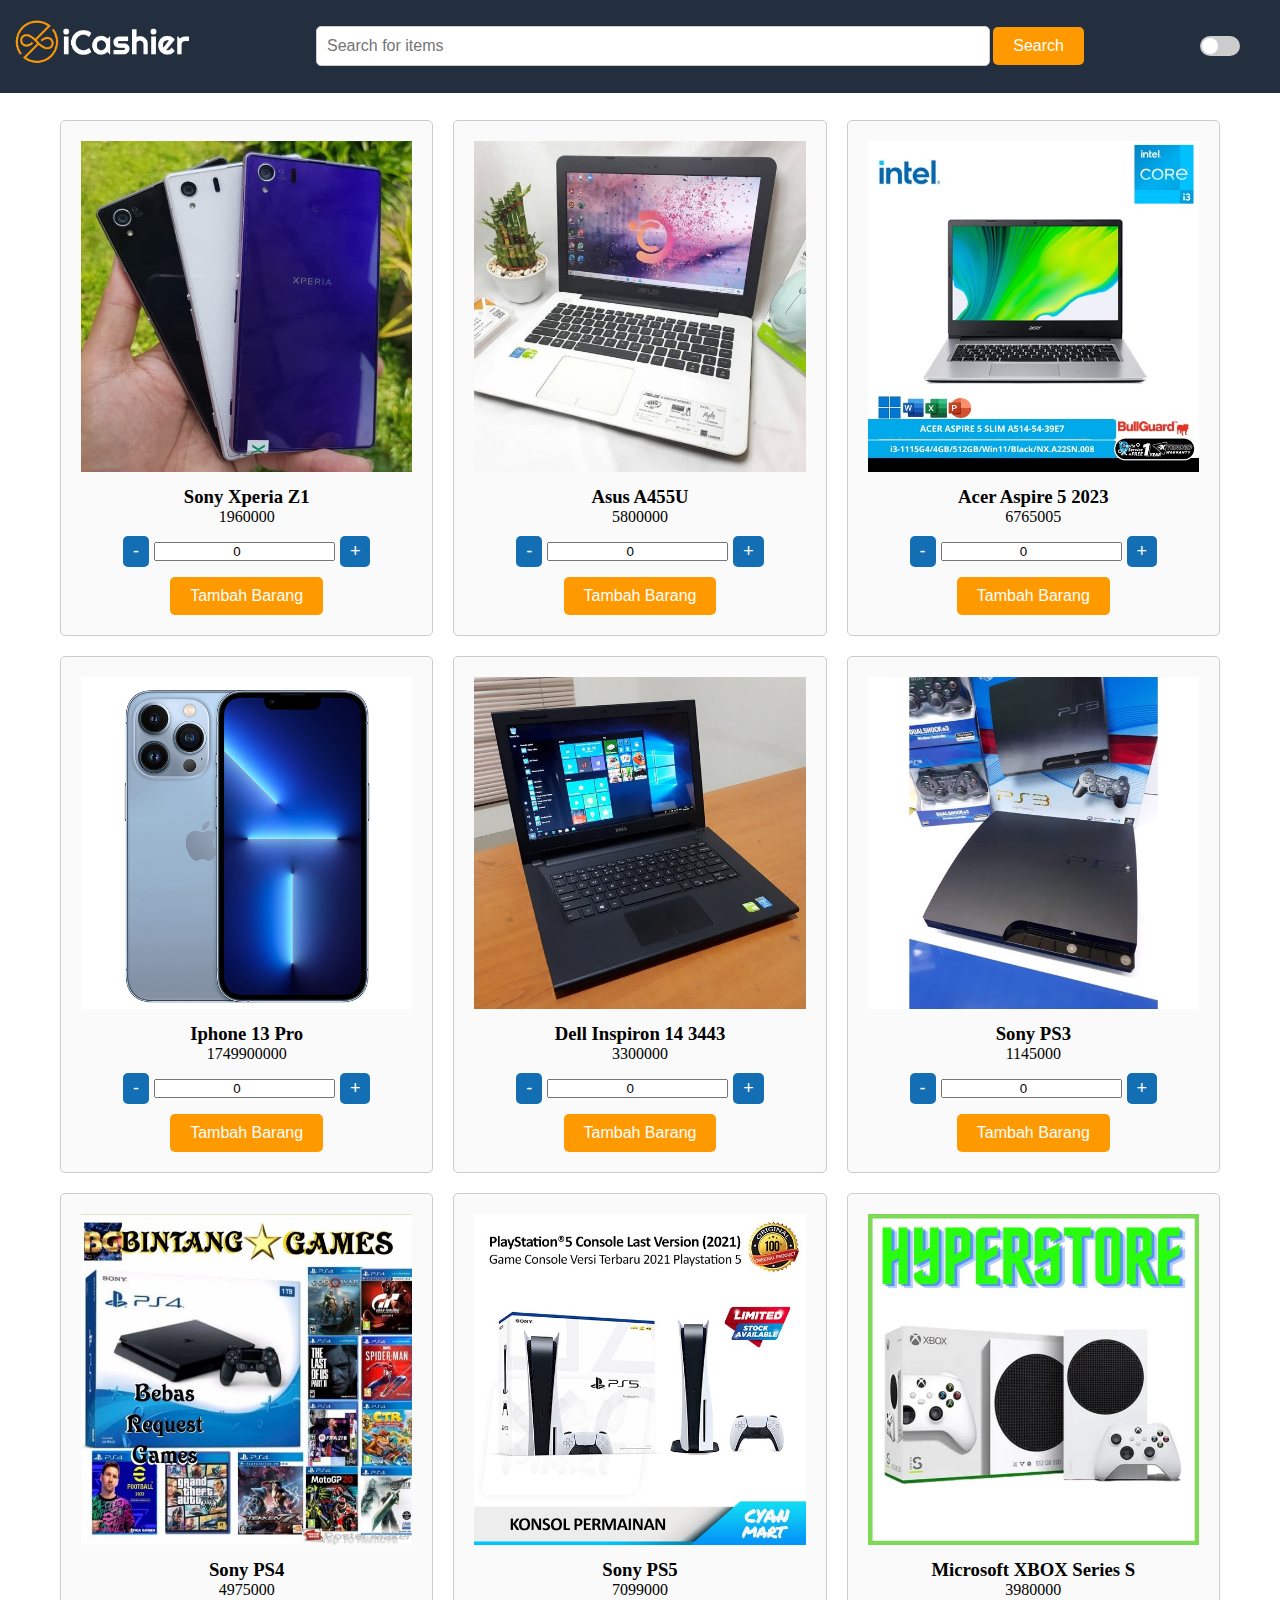
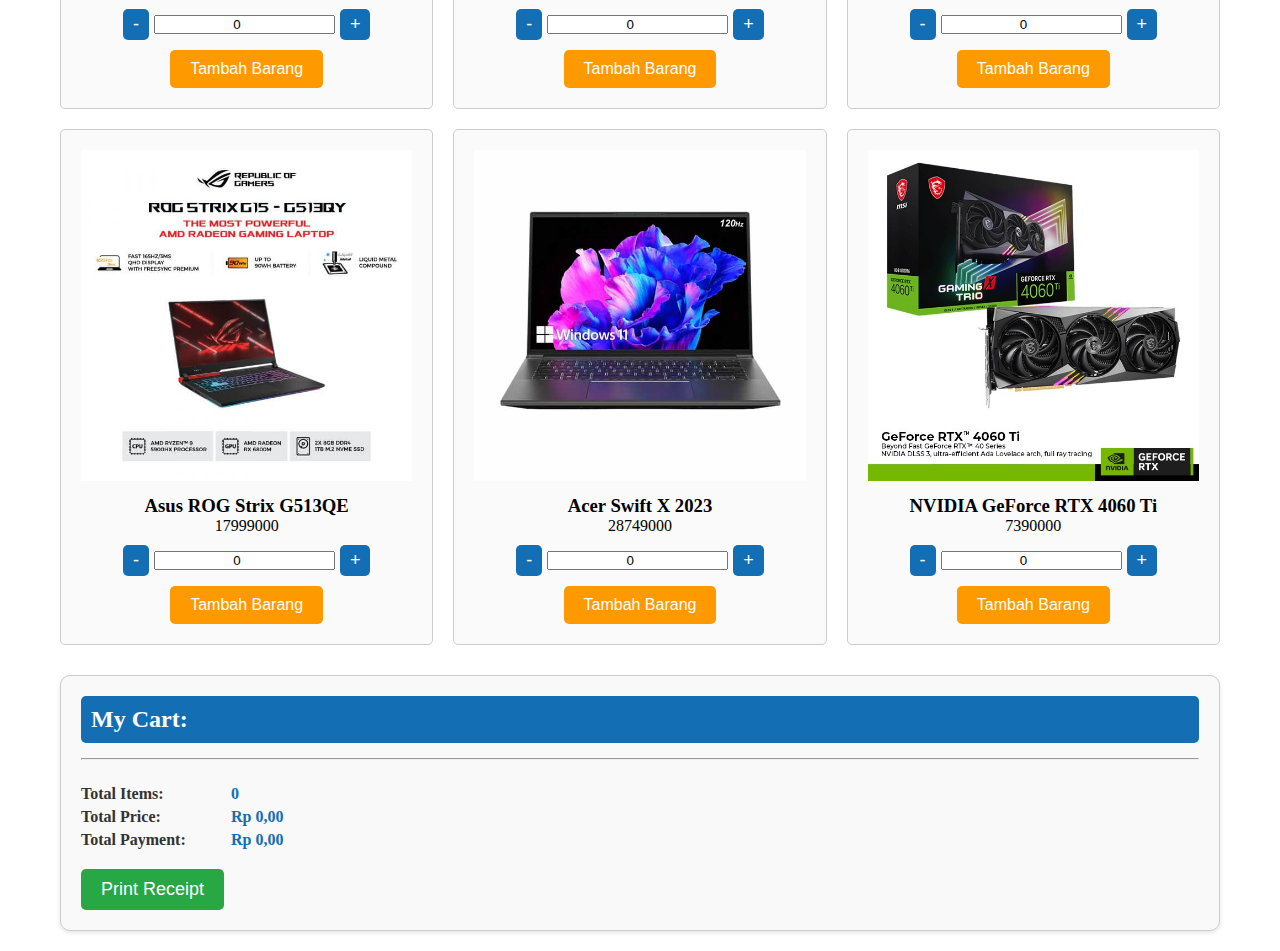
<file: mission2/tugas_1/index.html>
<!DOCTYPE html>
<html lang="en">
<head>
    <meta charset="UTF-8">
    <meta name="viewport" content="width=device-width, initial-scale=1.0">
    <title>Mission2-Tugas1-Responsive Shopping Cart</title>
    <link rel="stylesheet" href="style.css">
</head>
<body>
    <div class="container">
        <div class="header">
            <h1 class="title">
                <img src="./images/logo.png" alt="iCashier Logo" class="title-image">
            </h1>
            <div class="search-bar">
                <input type="text" id="search-input" placeholder="Search for items">
                <button id="search-button">Search</button>
            </div>
            <label class="switch">
                <input type="checkbox" id="dark-mode-toggle">
                <span class="slider"></span>
            </label>
        </div>
        <div class="products">
            <!-- Product containers will be added dynamically -->
        </div>
        <div class="cart">
            <h2>My Cart:</h2>
            <ul id="cart-list"></ul>
            <hr>
            <div id="cart-total">
                <span>Total Items:</span><span id="total-items">0</span><br>
                <span>Total Price:</span><span id="total-price">Rp 0.00</span><br>
                <span>Total Payment:</span><span id="total-payable">Rp 0.00</span><br>
            </div>
            <button id="print-receipt">Print Receipt</button>
        </div>
    </div>
    <script src="script.js"></script>
</body>
</html>
</file>
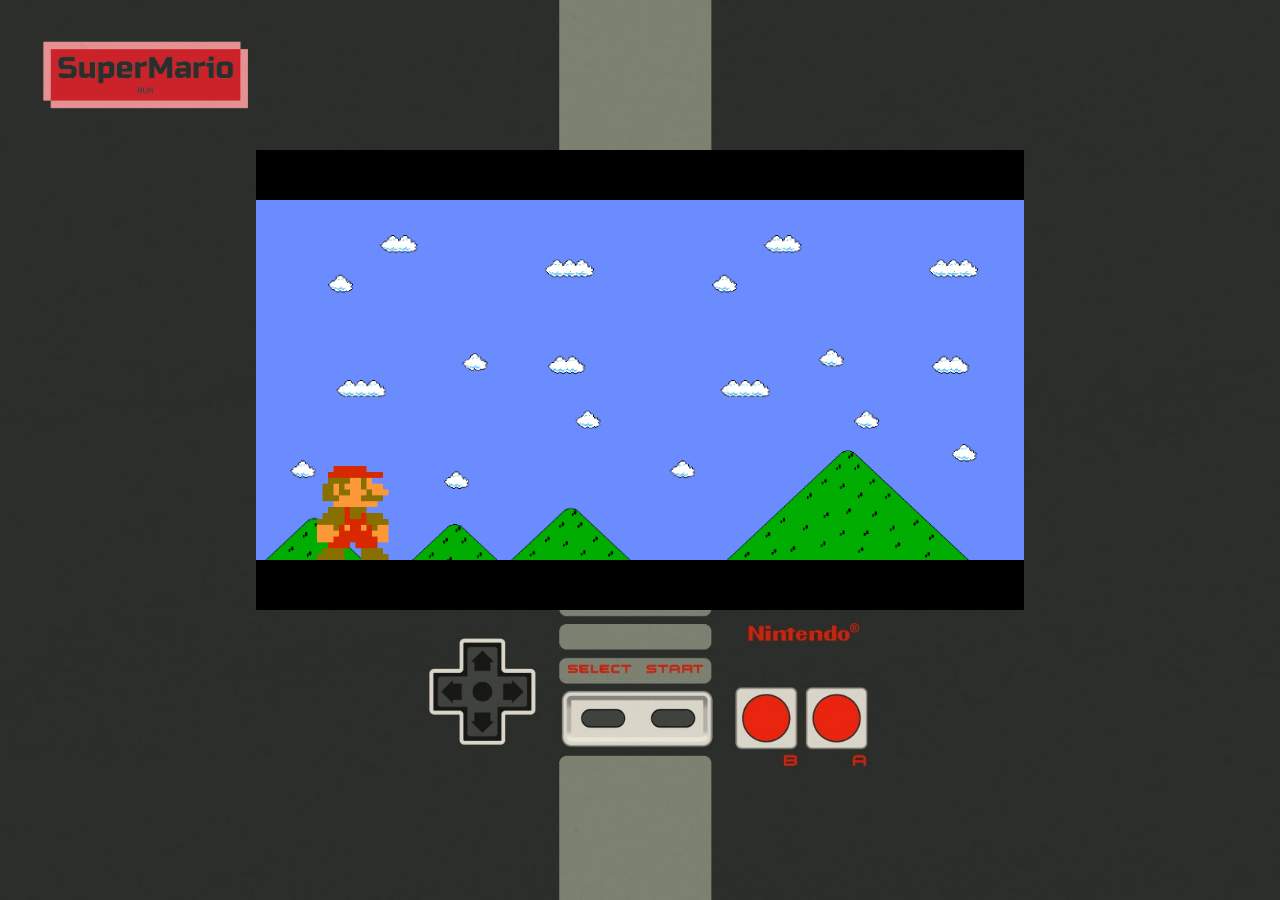
<file: mission2/tugas_2/index.html>
<!DOCTYPE html>
<html>
    <head>
        <meta charset="UTF-8">
        <meta name="viewport", content="width=device-width, initial-scale=1.0">
        <title>Mission2_Tugas2_SuperMarioRun</title>
        <link rel="stylesheet" href="style.css">
        <script src="script.js"></script>
    </head>
    <body>
        <h1><img src="./images/logo.png" alt="Super Mario Run Logo"></h1>
        <div class="background"></div>
        <canvas id="board"></canvas>
      </body>
</html>
</file>
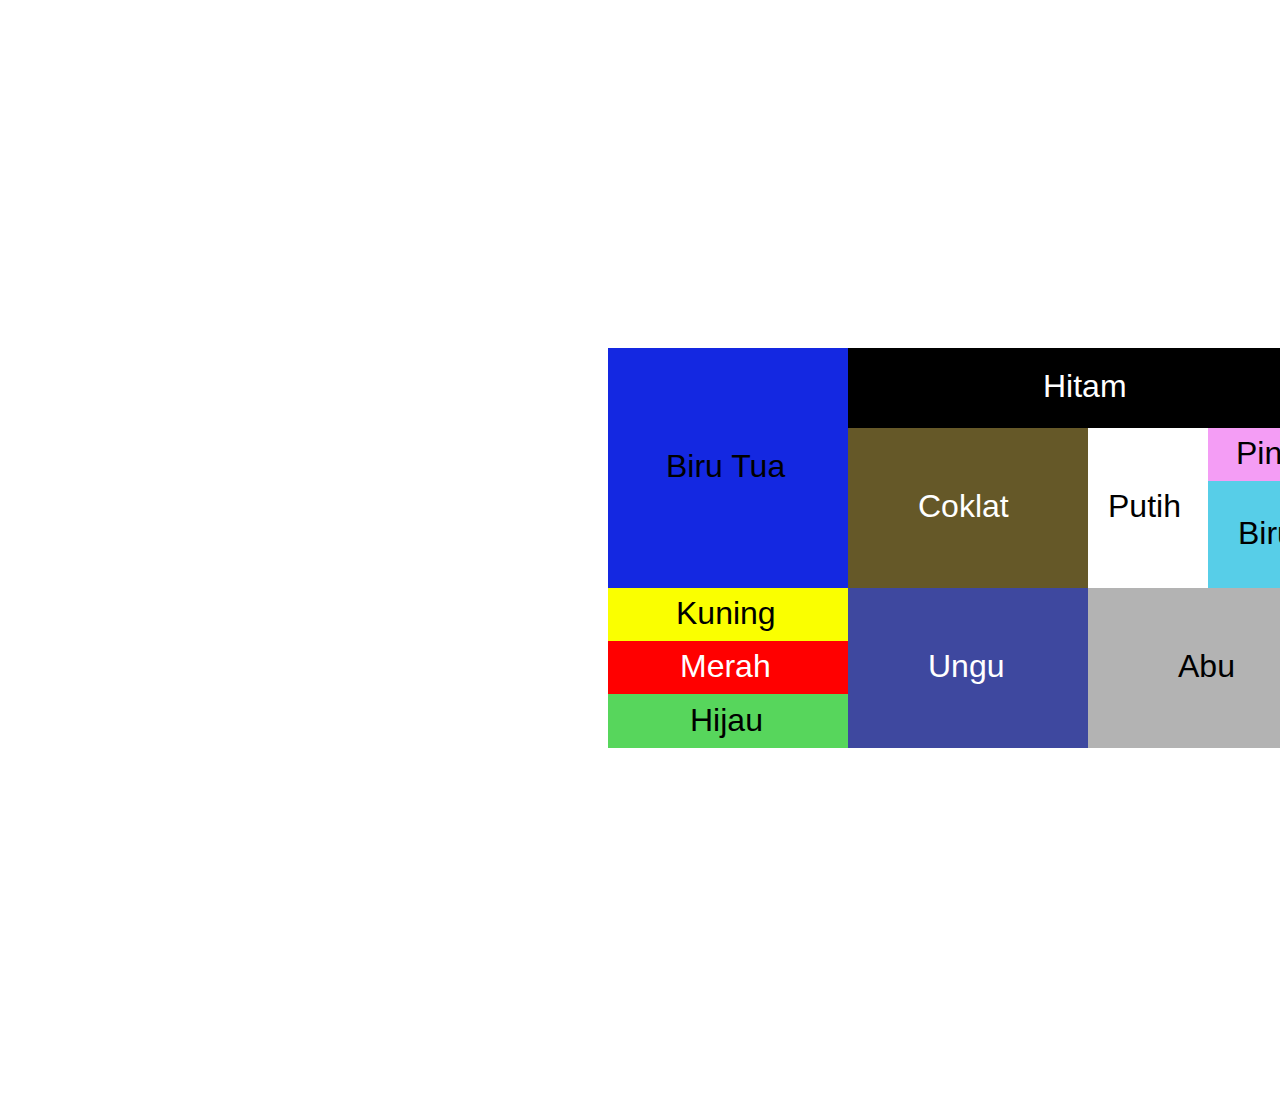
<file: mission1/tugas_1/tugas1.html>
<!DOCTYPE html>
<html lang="en">
  <head>
    <meta charset="UTF-8" />
    <meta http-equiv="X-UA-Compatible" content="IE=edge" />
    <meta name="viewport" content="width=device-width, initial-scale=1.0" />
    <link rel="stylesheet" href="./style.css" />
    <title>Document</title>
  </head>
  <body>
    <div class="tugas-1">
      <div class="biru-tua"></div>
      <div class="coklat"></div>
      <div class="putih"></div>
      <div class="pink"></div>
      <div class="biru"></div>
      <div class="ungu"></div>
      <div class="abu"></div>
      <div class="kuning"></div>
      <div class="merah"></div>
      <div class="hijau"></div>
      <div class="hitam"></div>
      <div class="hitam2">Hitam</div>
      <div class="coklat2">Coklat</div>
      <div class="ungu2">Ungu</div>
      <div class="merah2">Merah</div>
      <div class="biru-tua2">Biru Tua</div>
      <div class="putih2">Putih</div>
      <div class="pink2">Pink</div>
      <div class="biru2">Biru</div>
      <div class="abu2">Abu</div>
      <div class="kuning2">Kuning</div>
      <div class="hijau2">Hijau</div>
    </div>
  </body>
</html>
</file>
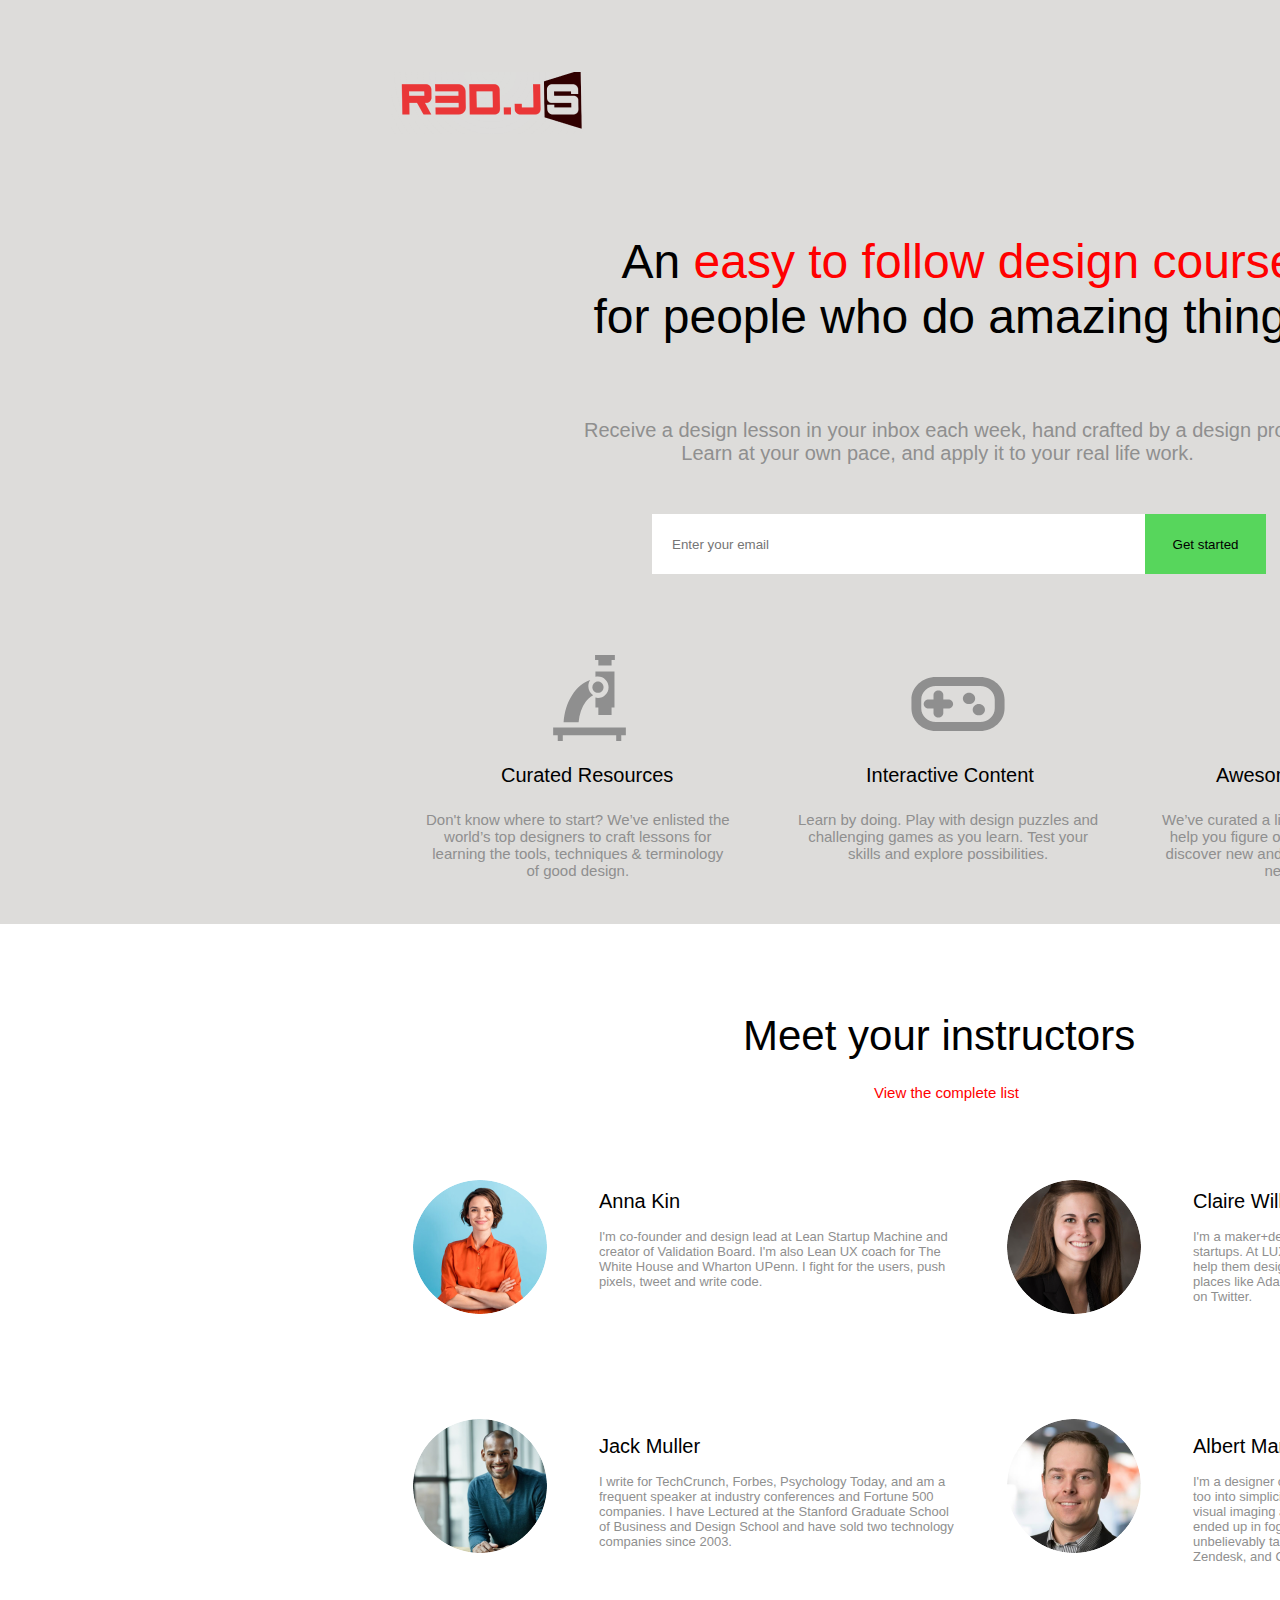
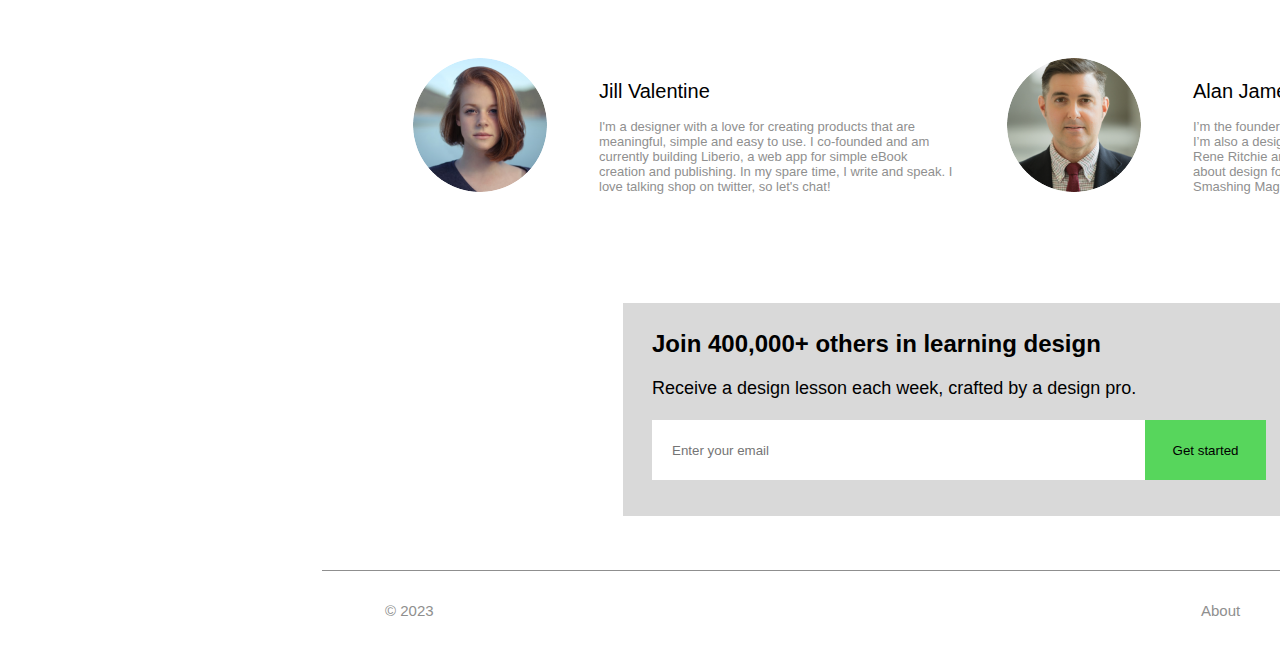
<file: mission1/tugas_2/Beranda/beranda.html>
<!DOCTYPE html>
<html lang="en">

<head>
  <meta charset="UTF-8" />
  <meta http-equiv="X-UA-Compatible" content="IE=edge" />
  <meta name="viewport" content="width=device-width, initial-scale=1.0" />
  <link rel="stylesheet" href="./style.css" />

  <style>
    a,
    button,
    input,
    select,
    h1,
    h2,
    h3,
    h4,
    h5,
    * {
      margin: 0;
      padding: 0;
      border: none;
      text-decoration: none;
      appearance: none;
      background: none;
    }
  </style>
  <title>Document</title>
</head>

<body>
  <div class="main-frame">
    <!-- This part is used for reloading the page when we click the logo-->
    <a href="#" onclick="reloadPage(event)" class="logo-link"><img class="logo" src="logo.png" /></a>
    <script>
      const reloadPage = (event) => {
        event.preventDefault();
        location.reload();
      }
    </script>

    <div class="tool-kit"></div>
    <div class="view-all-lesson"></div>
    <a href="../Maintenance/maintenance.html">
      <div class="view-all-lesson2">View All Lesson</div>
    </a>
    <a href="../Maintenance/maintenance.html">
      <div class="toolkit">Toolkit</div>
    </a>
    <div class="an-easy-to-follow-design-course-for-people-who-do-amazing-things">
      <span><span class="an-easy-to-follow-design-course-for-people-who-do-amazing-things-span">An </span><span
          class="an-easy-to-follow-design-course-for-people-who-do-amazing-things-span2">easy to follow design
          course<br /></span><span class="an-easy-to-follow-design-course-for-people-who-do-amazing-things-span3">for
          people who do amazing things.</span></span>
    </div>
    <div
      class="receive-a-design-lesson-in-your-inbox-each-week-hand-crafted-by-a-design-pro-learn-at-your-own-pace-and-apply-it-to-your-real-life-work">
      Receive a design lesson in your inbox each week, hand crafted by a
      design pro.<br />Learn at your own pace, and apply it to your real life
      work.
    </div>

    <!-- This part is used for submitting the email-->
    <form id="form">
      <input type="email" class="insert-box" id="email" name="email" placeholder="Enter your email">
      <button type="submit" class="submit-box">Get started</button>
    </form>

    <!-- This is the JavaScript code to handle the submit event and show the pop up notification -->
    <script>
      // Get the form element by its id
      const form = document.getElementById("form");

      // Create a function to create a pop up element with a message
      function createPopUp(message) {
        // Create a div element for the pop up container
        const popUp = document.createElement("div");
        // Add the pop-up class to the pop up element
        popUp.classList.add("pop-up");

        // Create a div element for the pop up content
        const popUpContent = document.createElement("div");
        // Add the pop-up-content class to the pop up content element
        popUpContent.classList.add("pop-up-content");

        // Create a span element for the pop up message
        const popUpMessage = document.createElement("span");
        // Add the pop-up-message class to the pop up message element
        popUpMessage.classList.add("pop-up-message");
        // Set the text content of the pop up message element to the message parameter
        popUpMessage.textContent = message;

        // Create a div element for the pop up close button
        const popUpClose = document.createElement("div");
        // Add the pop-up-close class to the pop up close element
        popUpClose.classList.add("pop-up-close");

        // Append the pop up message and the pop up close elements to the pop up content element
        popUpContent.appendChild(popUpMessage);
        popUpContent.appendChild(popUpClose);

        // Append the pop up content element to the pop up element
        popUp.appendChild(popUpContent);

        // Return the pop up element
        return popUp;
      }

      // Create a function to remove a pop up element
      function removePopUp(popUp) {
        // Remove the event listener from the pop up close element
        popUp.querySelector(".pop-up-close").removeEventListener("click", closePopUp);

        // Remove the event listener from the window object
        window.removeEventListener("click", closePopUp);

        // Remove the pop up element from the document body
        document.body.removeChild(popUp);
      }

      // Create a function to handle the click event on the pop up close element or outside the pop up element
      function closePopUp(event) {
        // Get the current target of the event, which is either the window object or the pop up close element
        const target = event.currentTarget;

        // Get the current pop up element by its class name
        const currentPopUp = document.querySelector(".pop-up");

        // If the target is the window object, check if the event target (the element that triggered the event) is not inside the current pop up element
        if (target === window && !currentPopUp.contains(event.target)) {
          // If so, remove the current pop up element
          removePopUp(currentPopUp);

          return;

        }

        // If the target is not the window object, it must be the pop up close element, so remove the current pop up element as well
        removePopUp(currentPopUp);

      }

      // Create a function to handle the submit event on the form element
      function submitForm(event) {
        // Prevent the default behavior of submitting the form, which would reload the page
        event.preventDefault();

        // Get the email input element by its id
        const emailInput = document.getElementById("email");

        // Get the value of the email input element, which is what the user typed in
        const emailValue = emailInput.value;

        // Check if the email value is not empty and is a valid email address using a regular expression (you can use any other validation method you prefer)
        if (emailValue && /^[^\s@]+@[^\s@]+\.[^\s@]+$/.test(emailValue)) {
          // If so, create a new pop up element with a success message using your email value
          const newPopUp = createPopUp(`You have successfully subscribed!`);

          // Append the new pop up element to the document body
          document.body.appendChild(newPopUp);

          // Add an event listener to handle click events on both window object and newPopUp's close button.
          window.addEventListener("click", closePopUp);
          newPopUp.querySelector(".pop-up-close").addEventListener("click", closePopUp);

        } else {
          // If not, create a new pop up element with an error message
          const newPopUp = createPopUp(`Please enter a valid email address.`);

          // Append it to document body and add event listeners as before
          document.body.appendChild(newPopUp);
          window.addEventListener("click", closePopUp);
          newPopUp.querySelector(".pop-up-close").addEventListener("click", closePopUp);
        }
      }

      // Add an event listener to handle submit events on the form element
      form.addEventListener("submit", submitForm);
    </script>

    <div class="pencil-ruler-svgrepo-com zoom">
      <div class="group">
        <div class="group2">
          <svg class="group3" width="15" height="16" viewBox="0 0 15 16" fill="none" xmlns="http://www.w3.org/2000/svg">
            <path d="M15 0.875H0.333344L7.66668 15.375L15 0.875Z" fill="#8F8F8F" />
          </svg>

          <svg class="group4" width="23" height="22" viewBox="0 0 23 22" fill="none" xmlns="http://www.w3.org/2000/svg">
            <path
              d="M11.6667 22C10.2 22 9.10001 21.275 8.36668 19.825L1.03335 5.325C0.300012 4.2375 0.666678 2.7875 1.03335 1.7C1.76668 0.974999 3.23335 0.25 4.33335 0.25H19C20.1 0.25 21.5667 0.975 22.3 2.0625C23.0333 3.15 23.0333 4.6 22.3 5.6875L14.9667 20.1875C14.2333 21.275 13.1333 22 11.6667 22ZM10.2 7.5L11.6667 10.4L13.1333 7.5H10.2Z"
              fill="#8F8F8F" />
          </svg>
        </div>
        <div class="group5">
          <svg class="group6" width="23" height="73" viewBox="0 0 23 73" fill="none" xmlns="http://www.w3.org/2000/svg">
            <path
              d="M19 72.5H4.33335C2.13335 72.5 0.666687 71.05 0.666687 68.875V10.875C0.666687 5.075 5.43335 0 11.6667 0C17.9 0 22.6667 4.7125 22.6667 10.875V68.875C22.6667 71.05 21.2 72.5 19 72.5ZM8.00002 65.25H15.3334V10.875C15.3334 9.0625 13.8667 7.25 11.6667 7.25C9.46669 7.25 8.00002 8.7 8.00002 10.875V65.25Z"
              fill="#8F8F8F" />
          </svg>
        </div>
        <div class="group7">
          <svg class="group8" width="30" height="87" viewBox="0 0 30 87" fill="none" xmlns="http://www.w3.org/2000/svg">
            <path
              d="M25.6667 87H3.66667C1.46667 87 0 85.55 0 83.375V3.625C0 1.45 1.46667 0 3.66667 0H25.6667C27.8667 0 29.3333 1.45 29.3333 3.625V83.375C29.3333 85.55 27.8667 87 25.6667 87ZM7.33333 79.75H22V7.25H7.33333V79.75Z"
              fill="#8F8F8F" />
          </svg>
        </div>
        <div class="group9">
          <svg class="group10" width="16" height="8" viewBox="0 0 16 8" fill="none" xmlns="http://www.w3.org/2000/svg">
            <path
              d="M11.6667 7.375H4.33335C2.13335 7.375 0.666687 5.925 0.666687 3.75C0.666687 1.575 2.13335 0.125 4.33335 0.125H11.6667C13.8667 0.125 15.3334 1.575 15.3334 3.75C15.3334 5.925 13.8667 7.375 11.6667 7.375Z"
              fill="#8F8F8F" />
          </svg>
        </div>
        <div class="group9">
          <svg class="group11" width="16" height="8" viewBox="0 0 16 8" fill="none" xmlns="http://www.w3.org/2000/svg">
            <path
              d="M11.6667 7.875H4.33335C2.13335 7.875 0.666687 6.425 0.666687 4.25C0.666687 2.075 2.13335 0.625 4.33335 0.625H11.6667C13.8667 0.625 15.3334 2.075 15.3334 4.25C15.3334 6.425 13.8667 7.875 11.6667 7.875Z"
              fill="#8F8F8F" />
          </svg>
        </div>
        <div class="group9">
          <svg class="group12" width="16" height="8" viewBox="0 0 16 8" fill="none" xmlns="http://www.w3.org/2000/svg">
            <path
              d="M11.6667 7.375H4.33335C2.13335 7.375 0.666687 5.925 0.666687 3.75C0.666687 1.575 2.13335 0.125 4.33335 0.125H11.6667C13.8667 0.125 15.3334 1.575 15.3334 3.75C15.3334 5.925 13.8667 7.375 11.6667 7.375Z"
              fill="#8F8F8F" />
          </svg>
        </div>
        <div class="group9">
          <svg class="group13" width="16" height="8" viewBox="0 0 16 8" fill="none" xmlns="http://www.w3.org/2000/svg">
            <path
              d="M11.6667 7.875H4.33335C2.13335 7.875 0.666687 6.425 0.666687 4.25C0.666687 2.075 2.13335 0.625 4.33335 0.625H11.6667C13.8667 0.625 15.3334 2.075 15.3334 4.25C15.3334 6.425 13.8667 7.875 11.6667 7.875Z"
              fill="#8F8F8F" />
          </svg>
        </div>
      </div>
    </div>
    <svg class="controller-svgrepo-com zoom" width="98" height="90" viewBox="0 0 98 90" fill="none"
      xmlns="http://www.w3.org/2000/svg">
      <path
        d="M60.025 45C56.642 45 53.9 42.4816 53.9 39.375C53.9 36.2684 56.642 33.75 60.025 33.75C63.408 33.75 66.15 36.2684 66.15 39.375C66.15 42.4816 63.408 45 60.025 45Z"
        fill="#8F8F8F" />
      <path
        d="M69.825 56.25C66.442 56.25 63.7 53.7318 63.7 50.625C63.7 47.5182 66.442 45 69.825 45C73.208 45 75.95 47.5182 75.95 50.625C75.95 53.7318 73.208 56.25 69.825 56.25Z"
        fill="#8F8F8F" />
      <path fill-rule="evenodd" clip-rule="evenodd"
        d="M71.05 18H26.95C13.419 18 2.45 28.0736 2.45 40.5V49.5C2.45 61.9263 13.419 72 26.95 72H71.05C84.5809 72 95.55 61.9263 95.55 49.5V40.5C95.55 28.0736 84.5809 18 71.05 18ZM12.25 40.5C12.25 33.0442 18.8314 27 26.95 27H71.05C79.1688 27 85.75 33.0442 85.75 40.5V49.5C85.75 56.9561 79.1688 63 71.05 63H26.95C18.8314 63 12.25 56.9561 12.25 49.5V40.5Z"
        fill="#8F8F8F" />
      <path
        d="M19.6 49.5C16.8938 49.5 14.7 47.4853 14.7 45C14.7 42.5147 16.8938 40.5 19.6 40.5H39.2C41.9062 40.5 44.1 42.5147 44.1 45C44.1 47.4853 41.9062 49.5 39.2 49.5H19.6Z"
        fill="#8F8F8F" />
      <path
        d="M34.3 54C34.3 56.4853 32.1062 58.5 29.4 58.5C26.6938 58.5 24.5 56.4853 24.5 54V36C24.5 33.5147 26.6938 31.5 29.4 31.5C32.1062 31.5 34.3 33.5147 34.3 36V54Z"
        fill="#8F8F8F" />
    </svg>

    <div class="microscope-svgrepo-com zoom">
      <div class="group">
        <svg class="group14" width="73" height="14" viewBox="0 0 73 14" fill="none" xmlns="http://www.w3.org/2000/svg">
          <path
            d="M0.157532 0.481369V8.24002H4.74272V14H9.79241V8.24002H63.2074V14H68.2571V8.24002H72.8425V0.481369H0.157532Z"
            fill="#8F8F8F" />
        </svg>
      </div>
      <div class="group">
        <svg class="group15" width="20" height="44" viewBox="0 0 20 44" fill="none" xmlns="http://www.w3.org/2000/svg">
          <path
            d="M0.439026 0.554077V5.75338C1.24885 5.55266 2.09404 5.44382 2.96396 5.44382C8.81568 5.44382 13.5765 10.2605 13.5765 16.1812C13.5765 22.1016 8.81584 26.9185 2.96396 26.9185C2.09387 26.9185 1.24885 26.8096 0.439026 26.6089V36.5768H3.35293V43.9836H16.566V36.5768H19.4799V0.554077H0.439026Z"
            fill="#8F8F8F" />
        </svg>
      </div>
      <div class="group">
        <svg class="group16" width="20" height="11" viewBox="0 0 20 11" fill="none" xmlns="http://www.w3.org/2000/svg">
          <path d="M16.566 0H3.35294H0.0653381V5.10911H3.35294V10.445H16.566V5.10911H19.8534V0H16.566Z"
            fill="#8F8F8F" />
        </svg>
      </div>
      <div class="group">
        <svg class="group17" width="31" height="43" viewBox="0 0 31 43" fill="none" xmlns="http://www.w3.org/2000/svg">
          <path
            d="M25.3514 6.18121C25.3514 3.91263 26.0524 1.80747 27.2438 0.0718536C20.2868 2.44206 13.9596 7.64808 9.2104 14.9779C4.24836 22.6366 1.23468 32.2626 0.592529 42.3723H15.5965C16.2551 34.5511 18.7819 27.202 22.7168 21.8329C24.0698 19.9869 26.6671 16.9589 30.1885 15.1823C27.2799 13.2651 25.3514 9.94774 25.3514 6.18121Z"
            fill="#8F8F8F" />
        </svg>
      </div>
      <div class="group">
        <svg class="group18" width="12" height="12" viewBox="0 0 12 12" fill="none" xmlns="http://www.w3.org/2000/svg">
          <path
            d="M5.96416 0.552917C2.89685 0.552917 0.401306 3.07765 0.401306 6.18121C0.401306 9.28444 2.89669 11.8093 5.96416 11.8093C9.03146 11.8093 11.527 9.2846 11.527 6.18121C11.5268 3.07765 9.03146 0.552917 5.96416 0.552917Z"
            fill="#8F8F8F" />
        </svg>
      </div>
    </div>
    <div class="curated-resources">Curated Resources</div>
    <div class="interactive-content">Interactive Content</div>
    <div class="awesome-design-tools">Awesome Design Tools</div>
    <div
      class="don-t-know-where-to-start-we-ve-enlisted-the-world-s-top-designers-to-craft-lessons-for-learning-the-tools-techniques-terminology-of-good-design">
      Don&#039;t know where to start? We’ve enlisted the<br />world’s top designers to craft lessons for<br />learning
      the tools, techniques &amp; terminology<br />of good design.
    </div>
    <div
      class="learn-by-doing-play-with-design-puzzles-and-challenging-games-as-you-learn-test-your-skills-and-explore-possibilities">
      Learn by doing. Play with design puzzles and<br />challenging games as you learn. Test your<br />skills and
      explore possibilities.
    </div>
    <div
      class="we-ve-curated-a-list-of-the-best-design-tools-to-help-you-figure-out-which-ones-to-learn-and-discover-new-and-helpful-tools-you-may-have-never-heard-of">
      We’ve curated a list of the best design tools to<br />help you figure out which ones to learn, and<br />discover
      new and helpful tools you may have<br />never heard of.
    </div>
    <div class="page-extension"></div>
    <div
      class="[base64]">
      I&#039;m a designer with a love for creating products that are<br />meaningful, simple and easy to use. I
      co-founded and am<br />currently building Liberio, a web app for simple eBook<br />creation and publishing. In my
      spare time, I write and speak. I <br />love talking shop on twitter, so let&#039;s chat!
    </div>
    <div
      class="[base64]">
      I&#039;m a designer of digital products in my late 20’s who is little<br />too into simplicity and
      pixel-perfection. I studied interactive<br />visual imaging and photography in Missouri, and somehow<br />ended up
      in foggy San Francisco designing things with<br />unbelievably talented teams such as Fitbit,
      Pinterest,<br />Zendesk, and One Kings Lane.
    </div>
    <div
      class="[base64]">
      I write for TechCrunch, Forbes, Psychology Today, and am a<br />frequent speaker at industry conferences and
      Fortune 500<br />companies. I have Lectured at the Stanford Graduate School<br />of Business and Design School and
      have sold two technology<br />companies since 2003.
    </div>
    <div
      class="[base64]">
      I&#039;m a maker+designer who loves stickynotes, sketching and<br />startups. At LUXr, I get to meet incredible
      entrepreneurs and<br />help them design great customer experiences. I&#039;ve worked at<br />places like Adaptive
      Path and The Crucible. You can find me<br />on Twitter.
    </div>
    <div
      class="[base64]">
      I&#039;m co-founder and design lead at Lean Startup Machine and<br />creator of Validation Board. I&#039;m also
      Lean UX coach for The<br />White House and Wharton UPenn. I fight for the users, push<br />pixels, tweet and write
      code.
    </div>
    <div class="claire-willson">Claire Willson</div>
    <div class="albert-markus">Albert Markus</div>
    <div class="alan-jameson">Alan Jameson</div>
    <div class="view-the-complete-list">View the complete list</div>
    <div class="meet-your-instructors">Meet your instructors</div>
    <img class="ellipse-1 zoom" src="ellipse-1.png" /><img class="ellipse-2 zoom" src="ellipse-2.png" /><img
      class="ellipse-3 zoom" src="ellipse-3.png" /><img class="ellipse-4 zoom" src="ellipse-4.png" /><img
      class="ellipse-5 zoom" src="ellipse-5.png" /><img class="ellipse-6 zoom" src="ellipse-6.png" />
    <div class="anna-kin">Anna Kin</div>
    <div class="jack-muller">Jack Muller</div>
    <div class="jill-valentine">Jill Valentine</div>
    <div
      class="[base64]">
      I’m the founder of Bjango, an indie Mac and iOS developer.<br />I’m also a designer. I co-host a podcast called
      Iterate with<br />Rene Ritchie and Seth Clifford. Sometimes I write articles<br />about design for Bjango’s
      website. I occasionally write for<br />Smashing Magazine and speak at conferences.
    </div>
    <div class="rectangle-1"></div>

    <!-- This part is used for submitting the second email -->
    <form id="form2">
      <input type="email" class="insert-box2" id="email2" name="email2" placeholder="Enter your email">
      <button type="submit" class="submit-box2">Get started</button>
    </form>

    <!-- JavaScript code for the second form -->
    <script>
      // Get the form element by its id
      const form2 = document.getElementById("form2");

      // Create a function to handle the submit event on the second form element
      function submitForm2(event) {
        // Prevent the default behavior of submitting the form, which would reload the page
        event.preventDefault();

        // Get the email input element by its id
        const emailInput2 = document.getElementById("email2");

        // Get the value of the email input element, which is what the user typed in
        const emailValue2 = emailInput2.value;

        // Check if the email value is not empty and is a valid email address using a regular expression
        if (emailValue2 && /^[^\s@]+@[^\s@]+\.[^\s@]+$/.test(emailValue2)) {
          // If so, create a new pop up element with a success message using your email value
          const newPopUp2 = createPopUp(`You have successfully subscribed!`);

          // Append the new pop up element to the document body
          document.body.appendChild(newPopUp2);

          // Add an event listener to handle click events on both window object and newPopUp2's close button
          window.addEventListener("click", closePopUp);
          newPopUp2.querySelector(".pop-up-close").addEventListener("click", closePopUp);

        } else {
          // If not, create a new pop up element with an error message
          const newPopUp2 = createPopUp(`Please enter a valid email address.`);

          // Append it to the document body and add event listeners as before
          document.body.appendChild(newPopUp2);
          window.addEventListener("click", closePopUp);
          newPopUp2.querySelector(".pop-up-close").addEventListener("click", closePopUp);
        }
      }

      // Add an event listener to handle submit events on the second form element
      form2.addEventListener("submit", submitForm2);
    </script>

    <div class="join-400-000-others-in-learning-design">
      Join 400,000+ others in learning design
    </div>
    <div class="receive-a-design-lesson-each-week-crafted-by-a-design-pro">
      Receive a design lesson each week, crafted by a design pro.
    </div>
    <div class="line-1"></div>
    <div class="_2023">© 2023</div>
    <div class="about"></div>
    <div class="about2">About</div>
    <div class="contact"></div>
    <div class="contact2">Contact</div>
    <div class="curators"></div>
    <div class="curators2">Curators</div>
    <div class="legal"></div>
    <div class="legal2">Legal</div>
  </div>
</body>

</html>
</file>
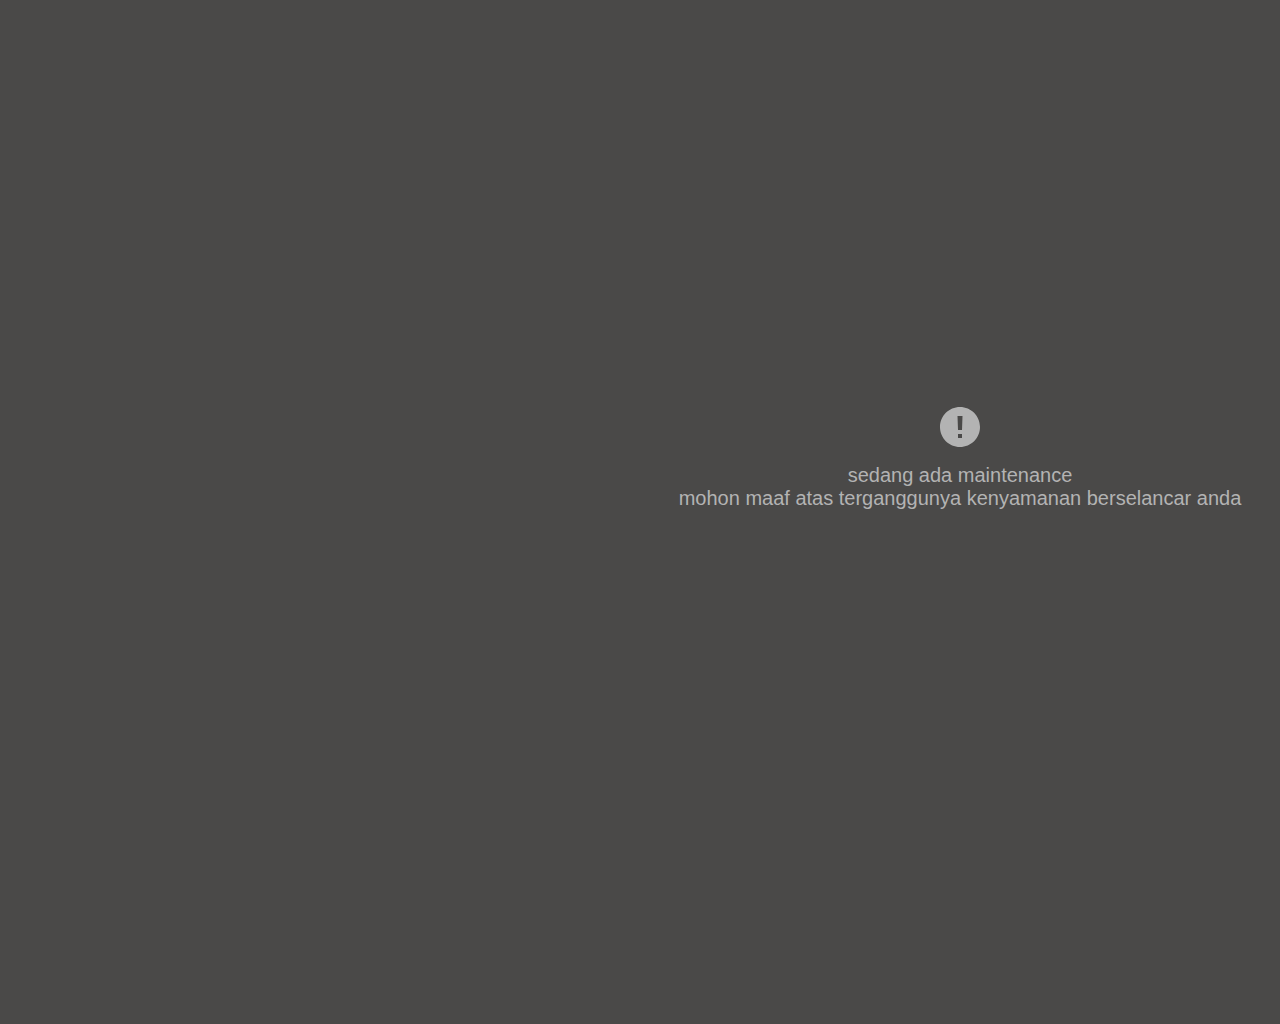
<file: mission1/tugas_2/Maintenance/maintenance.html>
<!DOCTYPE html>
<html lang="en">
  <head>
    <meta charset="UTF-8" />
    <meta http-equiv="X-UA-Compatible" content="IE=edge" />
    <meta name="viewport" content="width=device-width, initial-scale=1.0" />
    <link rel="stylesheet" href="./style.css" />

    <style>
      a,
      button,
      input,
      select,
      h1,
      h2,
      h3,
      h4,
      h5,
      * {
        margin: 0;
        padding: 0;
        border: none;
        text-decoration: none;
        appearance: none;
        background: none;
      }
    </style>
    <title>Document</title>
  </head>
  <body>
    <div class="maintenance">
      <svg
        class="warning-2-fill"
        width="48"
        height="48"
        viewBox="0 0 48 48"
        fill="none"
        xmlns="http://www.w3.org/2000/svg"
      >
        <path
          fill-rule="evenodd"
          clip-rule="evenodd"
          d="M44 24C44 35.0457 35.0457 44 24 44C12.9543 44 4 35.0457 4 24C4 12.9543 12.9543 4 24 4C35.0457 4 44 12.9543 44 24ZM22 27L21.5 13H26.5L26 27H22ZM26 35V31H22V35H26Z"
          fill="#B3B3B3"
        />
      </svg>

      <div class="maintenance-notice">
        sedang ada maintenance<br />mohon maaf atas terganggunya kenyamanan
        berselancar anda
      </div>
    </div>
  </body>
</html>
</file>
<file: mission2/tugas_1/style.css>
* {
  margin: 0;
  padding: 0;
  box-sizing: border-box;
}

/* Main container */
.container {
  max-width: 1200px;
  margin: auto;
  padding: 20px;
}

/* Header */
.header {
  position: fixed;
  top: 0;
  left: 0;
  width: 100%;
  display: flex;
  justify-content: space-between;
  align-items: center;
  padding: 10px 0;
  background-color: #232f3e;
  z-index: 1000;
}

.title-image {
  width: 100%;
  max-width: 200px;
}

.search-bar {
  display: flex;
  justify-content: center;
  align-items: center;
  width: 60%;
}

#search-input {
  padding: 10px;
  font-size: 16px;
  border: 1px solid #ccc;
  border-radius: 5px;
  flex: 1;
}

#search-button {
  background-color: #ff9900;
  color: #fff;
  border: none;
  padding: 10px 20px;
  font-size: 16px;
  border-radius: 5px;
  cursor: pointer;
  transition: background-color 0.2s;
  margin-left: 3px;
}

#search-button:hover {
  background-color: #146eb4;
}

.switch {
  position: relative;
  display: inline-block;
  width: 40px;
  height: 20px;
  margin-right: 40px;
}

.switch input {
  display: none;
}

.slider {
  position: absolute;
  cursor: pointer;
  top: 0;
  left: 0;
  right: 0;
  bottom: 0;
  background-color: #ccc;
  transition: 0.4s;
  border-radius: 34px;
}

.slider:before {
  position: absolute;
  content: "";
  height: 16px;
  width: 16px;
  left: 2px;
  bottom: 2px;
  background-color: white;
  transition: 0.4s;
  border-radius: 50%;
}

input:checked + .slider {
  background-color: #2196f3;
}

input:focus + .slider {
  box-shadow: 0 0 1px #2196f3;
}

input:checked + .slider:before {
  transform: translateX(20px);
}

/* Products grid */
.products {
  margin-top: 100px;
  display: grid;
  grid-template-columns: repeat(auto-fit, minmax(300px, 1fr));
  gap: 20px;
}

.product {
  background-color: #fafafa;
  padding: 20px;
  text-align: center;
  border: 1px solid #ccc;
  border-radius: 5px;
}

.product img {
  max-width: 100%;
  height: auto;
  margin-bottom: 10px;
}

.quantity-controls {
  display: flex;
  justify-content: center;
  align-items: center;
  margin-top: 10px;
}

.quantity-controls button {
  background-color: #146eb4;
  color: #fff;
  border: none;
  border-radius: 5px;
  cursor: pointer;
  font-size: 18px;
  padding: 5px 10px;
  margin: 0 5px;
}

.quantity-input {
  text-align: center;
}

.add-to-cart {
  background-color: #ff9900;
  color: #fff;
  border: none;
  border-radius: 5px;
  cursor: pointer;
  font-size: 16px;
  padding: 10px 20px;
  margin-top: 10px;
  transition: background-color 0.3s ease;
}

.add-to-cart:hover {
  background-color: #ff9900;
}

/* Cart section */
.cart {
  margin-top: 30px;
  background-color: #f9f9f9;
  padding: 20px;
  border: 1px solid #ccc;
  border-radius: 10px;
  box-shadow: 0 2px 4px rgba(0, 0, 0, 0.1);
}

.cart h2 {
  margin-bottom: 15px;
  font-size: 24px;
  color: #333;
  background-color: #146eb4;
  padding: 10px;
  border-radius: 5px;
  color: #fff;
}

.cart ul {
  list-style-type: none;
  padding: 0;
}

.cart li {
  display: flex;
  align-items: center;
  justify-content: space-between;
  margin-bottom: 10px;
  padding: 10px;
  background-color: #fff;
  border: 1px solid #e0e0e0;
  border-radius: 5px;
  transition: background-color 0.2s, border-color 0.2s;
}

.cart li:nth-child(even) {
  background-color: #f5f5f5;
}

.cart li img {
  max-width: 50px;
  height: auto;
  margin-right: 10px;
}

.cart li button {
  background-color: #ff4d4d;
  color: #fff;
  border: none;
  border-radius: 5px;
  padding: 5px 10px;
  cursor: pointer;
  transition: background-color 0.3s;
}

.cart li button:hover {
  background-color: #ff1a1a;
}

/* Cart Total */
#cart-total {
  margin-top: 20px;
  text-align: left;
}

#cart-total span {
  margin-top: 5px;
  font-weight: bold;
  color: #333;
  display: inline-block;
  width: 150px;
}

#cart-total #total-items,
#cart-total #total-price,
#cart-total #total-payable {
  color: #146eb4;
  display: inline-block;
}

/* Print Receipt button */
#print-receipt {
  background-color: #28a745;
  color: #fff;
  border: none;
  border-radius: 5px;
  cursor: pointer;
  font-size: 18px;
  padding: 10px 20px;
  margin-top: 20px;
  transition: background-color 0.3s ease;
}

#print-receipt:hover {
  background-color: #218838;
}

/* Dark Mode Styles */
.dark-mode {
  background-color: #1b1b1b;
  color: #fff;
}

.dark-mode .product {
  background-color: #2c2c2c;
  color: #fff;
  border-color: #444;
}

.dark-mode .add-to-cart {
  background-color: #ff9900;
  color: #000;
}

/* Dark Mode - Cart section */
.dark-mode .cart {
  background-color: #2c2c2c;
  color: #fff;
  border-color: #444;
  box-shadow: 0 2px 4px rgba(255, 255, 255, 0.1);
}

.dark-mode .cart h2 {
  color: #fff;
  background-color: #146eb4;
  padding: 10px;
  border-radius: 5px;
}

.dark-mode .cart ul {
  list-style-type: none;
  padding: 0;
}

.dark-mode .cart li {
  display: flex;
  align-items: center;
  justify-content: space-between;
  margin-bottom: 10px;
  padding: 10px;
  background-color: #2c2c2c;
  border: 1px solid #444;
  border-radius: 5px;
  transition: background-color 0.2s, border-color 0.2s;
}

.dark-mode .cart li:nth-child(even) {
  background-color: #262626;
}

.dark-mode .cart li img {
  max-width: 50px;
  height: auto;
  margin-right: 10px;
}

.dark-mode .cart li button {
  background-color: #ff4d4d;
  color: #fff;
  border: none;
  border-radius: 5px;
  padding: 5px 10px;
  cursor: pointer;
  transition: background-color 0.3s;
}

.dark-mode .cart li button:hover {
  background-color: #ff1a1a;
}

/* Dark Mode - Cart Total */
.dark-mode #cart-total {
  margin-top: 20px;
  text-align: left;
}

.dark-mode #cart-total span {
  margin-top: 5px;
  font-weight: bold;
  color: #fff;
}

.dark-mode #cart-total #total-items,
.dark-mode #cart-total #total-price,
.dark-mode #cart-total #total-payable {
  color: #ff9900;
}

/* Dark Mode - Print Receipt button */
.dark-mode #print-receipt {
  background-color: #218838;
  color: #fff;
  border: none;
  border-radius: 5px;
  cursor: pointer;
  font-size: 18px;
  padding: 10px 20px;
  margin-top: 20px;
  transition: background-color 0.3s ease;
}

.dark-mode #print-receipt:hover {
  background-color: #1e7e34;
}
</file>
<file: mission2/tugas_2/style.css>
body {
    font-family: "Courier New", Courier, monospace;
    text-align: center;
    margin: 0; 
    overflow: hidden; 
  }

  h1 {
    position: absolute;
    top: 10px;
    left: 20px;
    margin: 0;
  }
  
  h1 img {
    width: 250px; 
    height: auto; 
  }

.background {
    position: absolute;
    top: 0;
    left: 0;
    width: 100%;
    height: 100%;
    background-image: url("./images/background.jpg");
    background-size: cover;
    background-position: center;
    background-repeat: no-repeat;
    z-index: -1;
  }

  #board {
    background-image: url("./images/gamebg.gif");
    background-size: 100% 100%;
    background-repeat: no-repeat;
    border-top: 50px solid black;
    border-bottom: 50px solid black;
    margin-top: 150px;
}
</file>
<file: mission1/tugas_1/style.css>
.tugas-1,
.tugas-1 * {
  box-sizing: border-box;
}
.tugas-1 {
  background: #ffffff;
  padding: 10px;
  width: 1920px;
  height: 1080px;
  position: relative;
  overflow: hidden;
}
.biru-tua {
  background: #1428e1;
  width: 240px;
  height: 240px;
  position: absolute;
  left: 600px;
  top: 340px;
}
.coklat {
  background: #655828;
  width: 240px;
  height: 160px;
  position: absolute;
  left: 840px;
  top: 420px;
}
.putih {
  background: #ffffff;
  width: 120px;
  height: 160px;
  position: absolute;
  left: 1080px;
  top: 420px;
}
.pink {
  background: #f49df5;
  width: 120px;
  height: 53.33px;
  position: absolute;
  left: 1200px;
  top: 420px;
}
.biru {
  background: #57cee8;
  width: 120px;
  height: 107px;
  position: absolute;
  left: 1200px;
  top: 473px;
}
.ungu {
  background: #3e489f;
  width: 240px;
  height: 160px;
  position: absolute;
  left: 840px;
  top: 580px;
}
.abu {
  background: #b3b3b3;
  width: 240px;
  height: 160px;
  position: absolute;
  left: 1080px;
  top: 580px;
}
.kuning {
  background: #faff00;
  width: 240px;
  height: 53.33px;
  position: absolute;
  left: 600px;
  top: 580px;
}
.merah {
  background: #ff0000;
  width: 240px;
  height: 53.33px;
  position: absolute;
  left: 600px;
  top: 633px;
}
.hijau {
  background: #57d65c;
  width: 240px;
  height: 54px;
  position: absolute;
  left: 600px;
  top: 686px;
}
.hitam {
  background: #000000;
  width: 480px;
  height: 80px;
  position: absolute;
  left: 840px;
  top: 340px;
}
.hitam2 {
  color: #ffffff;
  text-align: center;
  font: 400 32px "Inter", sans-serif;
  position: absolute;
  left: 1035px;
  top: 360px;
}
.coklat2 {
  color: #ffffff;
  text-align: center;
  font: 400 32px "Inter", sans-serif;
  position: absolute;
  left: 910px;
  top: 480px;
}
.ungu2 {
  color: #ffffff;
  text-align: center;
  font: 400 32px "Inter", sans-serif;
  position: absolute;
  left: 920px;
  top: 640px;
}
.merah2 {
  color: #ffffff;
  text-align: center;
  font: 400 32px "Inter", sans-serif;
  position: absolute;
  left: 672px;
  top: 640px;
}
.biru-tua2 {
  color: #000000;
  text-align: center;
  font: 400 32px "Inter", sans-serif;
  position: absolute;
  left: 658px;
  top: 440px;
}
.putih2 {
  color: #000000;
  text-align: center;
  font: 400 32px "Inter", sans-serif;
  position: absolute;
  left: 1100px;
  top: 480px;
}
.pink2 {
  color: #000000;
  text-align: center;
  font: 400 32px "Inter", sans-serif;
  position: absolute;
  left: 1228px;
  top: 427px;
}
.biru2 {
  color: #000000;
  text-align: center;
  font: 400 32px "Inter", sans-serif;
  position: absolute;
  left: 1230px;
  top: 507px;
}
.abu2 {
  color: #000000;
  text-align: center;
  font: 400 32px "Inter", sans-serif;
  position: absolute;
  left: 1170px;
  top: 640px;
}
.kuning2 {
  color: #000000;
  text-align: center;
  font: 400 32px "Inter", sans-serif;
  position: absolute;
  left: 668px;
  top: 587px;
}
.hijau2 {
  color: #000000;
  text-align: center;
  font: 400 32px "Inter", sans-serif;
  position: absolute;
  left: 682px;
  top: 694px;
}
</file>
<file: mission1/tugas_2/Beranda/style.css>
.main-frame,
.main-frame * {
  box-sizing: border-box;
}

.main-frame {
  background: #dddcda;
  width: 1920px;
  height: 2248px;
  position: relative;
  overflow: hidden;
}

.tool-kit {
  background: #dddcda;
  width: 62px;
  height: 33px;
  position: absolute;
  left: 1467px;
  top: 87px;
}

.view-all-lesson {
  background: #dddcda;
  width: 119px;
  height: 33px;
  position: absolute;
  left: 1322px;
  top: 87px;
}

.view-all-lesson2 {
  color: #8f8f8f;
  text-align: left;
  font: 500 15px "Inter", sans-serif;
  position: absolute;
  left: 1325px;
  top: 95px;
}

.view-all-lesson2:hover {
  color: #000000;
}

.toolkit {
  color: #8f8f8f;
  text-align: left;
  font: 500 15px "Inter", sans-serif;
  position: absolute;
  left: 1472px;
  top: 95px;
  width: 57px;
}

.toolkit:hover {
  color: #000000;
}

.an-easy-to-follow-design-course-for-people-who-do-amazing-things {
  text-align: center;
  font: 400 48px "Baskervville", sans-serif;
  position: absolute;
  left: 592px;
  top: 234px;
  width: 734px;
  height: 118px;
}

.an-easy-to-follow-design-course-for-people-who-do-amazing-things-span {
  color: #000000;
  font: 400 48px "Baskervville", sans-serif;
}

.an-easy-to-follow-design-course-for-people-who-do-amazing-things-span2 {
  color: #ff0000;
  font: 400 48px "Baskervville", sans-serif;
}

.an-easy-to-follow-design-course-for-people-who-do-amazing-things-span3 {
  color: #000000;
  font: 400 48px "Baskervville", sans-serif;
}

.receive-a-design-lesson-in-your-inbox-each-week-hand-crafted-by-a-design-pro-learn-at-your-own-pace-and-apply-it-to-your-real-life-work {
  color: #8f8f8f;
  text-align: center;
  font: 400 20px "Inter", sans-serif;
  position: absolute;
  left: 584px;
  top: 419px;
}

.insert-box {
  background: #ffffff;
  width: 493px;
  height: 60px;
  position: absolute;
  left: 652px;
  top: 514px;
  padding-left: 1.5em
}

.submit-box {
  background: #57d65c;
  width: 121px;
  height: 60px;
  position: absolute;
  left: 1145px;
  top: 514px;
}

.submit-box:active {
  filter: brightness(0.8);
  box-shadow: inset 0 0 5px rgba(0, 0, 0, 0.2);
  font-size: 0.7em;
}

.get-started {
  color: #ffffff;
  text-align: center;
  font: 700 16px "Arimo Hebrew Subset", sans-serif;
  position: absolute;
  left: 1160px;
  top: 535px;
}

.pencil-ruler-svgrepo-com {
  width: 88px;
  height: 87px;
  position: absolute;
  left: 1284px;
  top: 654px;
  overflow: hidden;
}

.group {
  position: absolute;
  inset: 0;
}

.group2 {
  width: 22.24px;
  height: 21.75px;
  position: static;
}

.group3 {
  position: absolute;
  left: 18.33px;
  top: 68.88px;
  overflow: visible;
}

.group4 {
  position: absolute;
  left: 14.61px;
  top: 65.25px;
  overflow: visible;
}

.group5 {
  width: 22px;
  height: 72.5px;
  position: static;
}

.group6 {
  position: absolute;
  left: 14.67px;
  top: 0px;
  overflow: visible;
}

.group7 {
  width: 29.33px;
  height: 87px;
  position: static;
}

.group8 {
  position: absolute;
  left: 44px;
  top: 0px;
  overflow: visible;
}

.group9 {
  width: 14.67px;
  height: 7.25px;
  position: static;
}

.group10 {
  position: absolute;
  left: 58.67px;
  top: 18.12px;
  overflow: visible;
}

.group11 {
  position: absolute;
  left: 58.67px;
  top: 32.62px;
  overflow: visible;
}

.group12 {
  position: absolute;
  left: 58.67px;
  top: 47.12px;
  overflow: visible;
}

.group13 {
  position: absolute;
  left: 58.67px;
  top: 61.62px;
  overflow: visible;
}

.controller-svgrepo-com {
  position: absolute;
  left: 909px;
  top: 659px;
  overflow: visible;
}

.microscope-svgrepo-com {
  width: 85px;
  height: 86px;
  position: absolute;
  left: 547px;
  top: 655px;
  overflow: hidden;
}

.group14 {
  position: absolute;
  left: 6.16px;
  top: 72.48px;
  overflow: visible;
}

.group15 {
  position: absolute;
  left: 48.44px;
  top: 15.55px;
  overflow: visible;
}

.group16 {
  position: absolute;
  left: 48.07px;
  top: 0px;
  overflow: visible;
}

.group17 {
  position: absolute;
  left: 15.59px;
  top: 25.07px;
  overflow: visible;
}

.group18 {
  position: absolute;
  left: 45.4px;
  top: 25.55px;
  overflow: visible;
}

.curated-resources {
  color: #000000;
  text-align: center;
  font: 500 20px "Inter", sans-serif;
  position: absolute;
  left: 501px;
  top: 764px;
}

.interactive-content {
  color: #000000;
  text-align: center;
  font: 500 20px "Inter", sans-serif;
  position: absolute;
  left: 866px;
  top: 764px;
}

.awesome-design-tools {
  color: #000000;
  text-align: center;
  font: 500 20px "Inter", sans-serif;
  position: absolute;
  left: 1216px;
  top: 764px;
}

.don-t-know-where-to-start-we-ve-enlisted-the-world-s-top-designers-to-craft-lessons-for-learning-the-tools-techniques-terminology-of-good-design {
  color: #8f8f8f;
  text-align: center;
  font: 500 15px "Inter", sans-serif;
  position: absolute;
  left: 426px;
  top: 811px;
}

.learn-by-doing-play-with-design-puzzles-and-challenging-games-as-you-learn-test-your-skills-and-explore-possibilities {
  color: #8f8f8f;
  text-align: center;
  font: 500 15px "Inter", sans-serif;
  position: absolute;
  left: 798px;
  top: 811px;
}

.we-ve-curated-a-list-of-the-best-design-tools-to-help-you-figure-out-which-ones-to-learn-and-discover-new-and-helpful-tools-you-may-have-never-heard-of {
  color: #8f8f8f;
  text-align: center;
  font: 500 15px "Inter", sans-serif;
  position: absolute;
  left: 1162px;
  top: 811px;
}

.page-extension {
  background: #ffffff;
  width: 1920px;
  height: 1324px;
  position: absolute;
  left: 0px;
  top: 924px;
}

.[base64] {
  color: #8f8f8f;
  text-align: left;
  font: 400 13px "Inter", sans-serif;
  position: absolute;
  left: 599px;
  top: 1719px;
}

.[base64] {
  color: #8f8f8f;
  text-align: left;
  font: 400 13px "Inter", sans-serif;
  position: absolute;
  left: 1193px;
  top: 1474px;
}

.[base64] {
  color: #8f8f8f;
  text-align: left;
  font: 400 13px "Inter", sans-serif;
  position: absolute;
  left: 599px;
  top: 1474px;
}

.[base64] {
  color: #8f8f8f;
  text-align: left;
  font: 400 13px "Inter", sans-serif;
  position: absolute;
  left: 1193px;
  top: 1229px;
}

.[base64] {
  color: #8f8f8f;
  text-align: left;
  font: 400 13px "Inter", sans-serif;
  position: absolute;
  left: 599px;
  top: 1229px;
}

.claire-willson {
  color: #000000;
  text-align: left;
  font: 500 20px "Inter", sans-serif;
  position: absolute;
  left: 1193px;
  top: 1190px;
}

.albert-markus {
  color: #000000;
  text-align: left;
  font: 500 20px "Inter", sans-serif;
  position: absolute;
  left: 1193px;
  top: 1435px;
}

.alan-jameson {
  color: #000000;
  text-align: left;
  font: 500 20px "Inter", sans-serif;
  position: absolute;
  left: 1193px;
  top: 1680px;
}

.view-the-complete-list {
  color: #ff0000;
  text-align: center;
  font: 400 15px "Inter", sans-serif;
  position: absolute;
  left: 874px;
  top: 1084px;
}

.meet-your-instructors {
  color: #000000;
  text-align: center;
  font: 400 42px "Adamina", sans-serif;
  position: absolute;
  left: 743px;
  top: 1012px;
}

.zoom {
  transition: transform .2s;
}

.zoom:hover {
  transform: scale(1.2);
}

.ellipse-1 {
  border-radius: 50%;
  width: 134px;
  height: 134px;
  position: absolute;
  left: 413px;
  top: 1180px;
}

.ellipse-2 {
  border-radius: 50%;
  width: 134px;
  height: 134px;
  position: absolute;
  left: 413px;
  top: 1419px;
}

.ellipse-3 {
  border-radius: 50%;
  width: 134px;
  height: 134px;
  position: absolute;
  left: 413px;
  top: 1658px;
}

.ellipse-4 {
  border-radius: 50%;
  width: 134px;
  height: 134px;
  position: absolute;
  left: 1007px;
  top: 1180px;
}

.ellipse-5 {
  border-radius: 50%;
  width: 134px;
  height: 134px;
  position: absolute;
  left: 1007px;
  top: 1419px;
}

.ellipse-6 {
  border-radius: 50%;
  width: 134px;
  height: 134px;
  position: absolute;
  left: 1007px;
  top: 1658px;
}

.anna-kin {
  color: #000000;
  text-align: left;
  font: 500 20px "Inter", sans-serif;
  position: absolute;
  left: 599px;
  top: 1190px;
}

.jack-muller {
  color: #000000;
  text-align: left;
  font: 500 20px "Inter", sans-serif;
  position: absolute;
  left: 599px;
  top: 1435px;
}

.jill-valentine {
  color: #000000;
  text-align: left;
  font: 500 20px "Inter", sans-serif;
  position: absolute;
  left: 599px;
  top: 1680px;
}

.[base64] {
  color: #8f8f8f;
  text-align: left;
  font: 400 13px "Inter", sans-serif;
  position: absolute;
  left: 1193px;
  top: 1719px;
}

.rectangle-1 {
  background: #d9d9d9;
  width: 673px;
  height: 213px;
  position: absolute;
  left: 623px;
  top: 1903px;
}

.insert-box2 {
  background: #ffffff;
  width: 493px;
  height: 60px;
  position: absolute;
  left: 652px;
  top: 2020px;
  padding-left: 1.5em
}

.submit-box2 {
  background: #57d65c;
  width: 121px;
  height: 60px;
  position: absolute;
  left: 1145px;
  top: 2020px;
}

.get-started2 {
  color: #ffffff;
  text-align: center;
  font: 700 16px "Arimo Hebrew Subset", sans-serif;
  position: absolute;
  left: 1160px;
  top: 2041px;
}

.email-address2 {
  color: #8f8f8f;
  text-align: center;
  font: 400 18px "Arimo Hebrew Subset", sans-serif;
  position: absolute;
  left: 670px;
  top: 2040px;
}

.join-400-000-others-in-learning-design {
  color: #000000;
  text-align: center;
  font: 700 24px "Arimo Hebrew Subset", sans-serif;
  position: absolute;
  left: 652px;
  top: 1930px;
}

.receive-a-design-lesson-each-week-crafted-by-a-design-pro {
  color: #000000;
  text-align: center;
  font: 400 18px "Arimo Hebrew Subset", sans-serif;
  position: absolute;
  left: 652px;
  top: 1978px;
}

.line-1 {
  border-style: solid;
  border-color: #8f8f8f;
  border-width: 1px 0 0 0;
  width: 1276px;
  height: 0px;
  position: absolute;
  left: 322px;
  top: 2170px;
}

._2023 {
  color: #8f8f8f;
  text-align: center;
  font: 400 15px "Inter", sans-serif;
  position: absolute;
  left: 385px;
  top: 2202px;
}

.about {
  background: #ffffff;
  width: 87px;
  height: 30px;
  position: absolute;
  left: 1179px;
  top: 2196px;
}

.about2 {
  color: #8f8f8f;
  text-align: center;
  font: 400 15px "Inter", sans-serif;
  position: absolute;
  left: 1201px;
  top: 2202px;
}

.contact {
  background: #ffffff;
  width: 87px;
  height: 30px;
  position: absolute;
  left: 1276px;
  top: 2196px;
}

.contact2 {
  color: #8f8f8f;
  text-align: center;
  font: 400 15px "Inter", sans-serif;
  position: absolute;
  left: 1291px;
  top: 2202px;
}

.curators {
  background: #ffffff;
  width: 87px;
  height: 30px;
  position: absolute;
  left: 1373px;
  top: 2196px;
}

.curators2 {
  color: #8f8f8f;
  text-align: center;
  font: 400 15px "Inter", sans-serif;
  position: absolute;
  left: 1386px;
  top: 2202px;
}

.legal {
  background: #ffffff;
  width: 87px;
  height: 30px;
  position: absolute;
  left: 1471px;
  top: 2196px;
}

.legal2 {
  color: #8f8f8f;
  text-align: center;
  font: 400 15px "Inter", sans-serif;
  position: absolute;
  left: 1495px;
  top: 2202px;
}

.logo {
  width: 196px;
  height: 62px;
  position: absolute;
  left: 391px;
  top: 72px;
}

/* This is the CSS code for the pop up notification */
.pop-up {
  position: fixed;
  top: 50%;
  left: 50%;
  transform: translate(-50%, -50%);
  width: 300px;
  height: 200px;
  background-color: white;
  border-radius: 10px;
  box-shadow: 0 0 10px rgba(0, 0, 0, 0.1);
  z-index: 1000;
}

.pop-up-content {
  display: flex;
  flex-direction: column;
  align-items: center;
  justify-content: center;
  height: 100%;
}

.pop-up-message {
  font-size: 16px;
  font-weight: bold;
  color: green;
}

.pop-up-close {
  position: absolute;
  top: 10px;
  right: 10px;
  width: 20px;
  height: 20px;
  cursor: pointer;
}

.pop-up-close:before,
.pop-up-close:after {
  content: "";
  position: absolute;
  width: 100%;
  height: 2px;
  background-color: black;
}

.pop-up-close:before {
  transform: rotate(45deg);
}

.pop-up-close:after {
  transform: rotate(-45deg);
}
</file>
<file: mission1/tugas_2/Maintenance/style.css>
.maintenance,
.maintenance * {
  box-sizing: border-box;
}
.maintenance {
  background: #4a4948;
  padding: 403px 421px 403px 421px;
  display: flex;
  flex-direction: column;
  gap: 13px;
  align-items: center;
  justify-content: flex-start;
  width: 1920px;
  height: 1024px;
  position: relative;
  overflow: hidden;
}
.warning-2-fill {
  flex-shrink: 0;
  position: relative;
  overflow: visible;
}
.maintenance-notice {
  color: #b3b3b3;
  text-align: center;
  font: 400 20px "Inter", sans-serif;
  position: relative;
  width: 597px;
}
</file>
